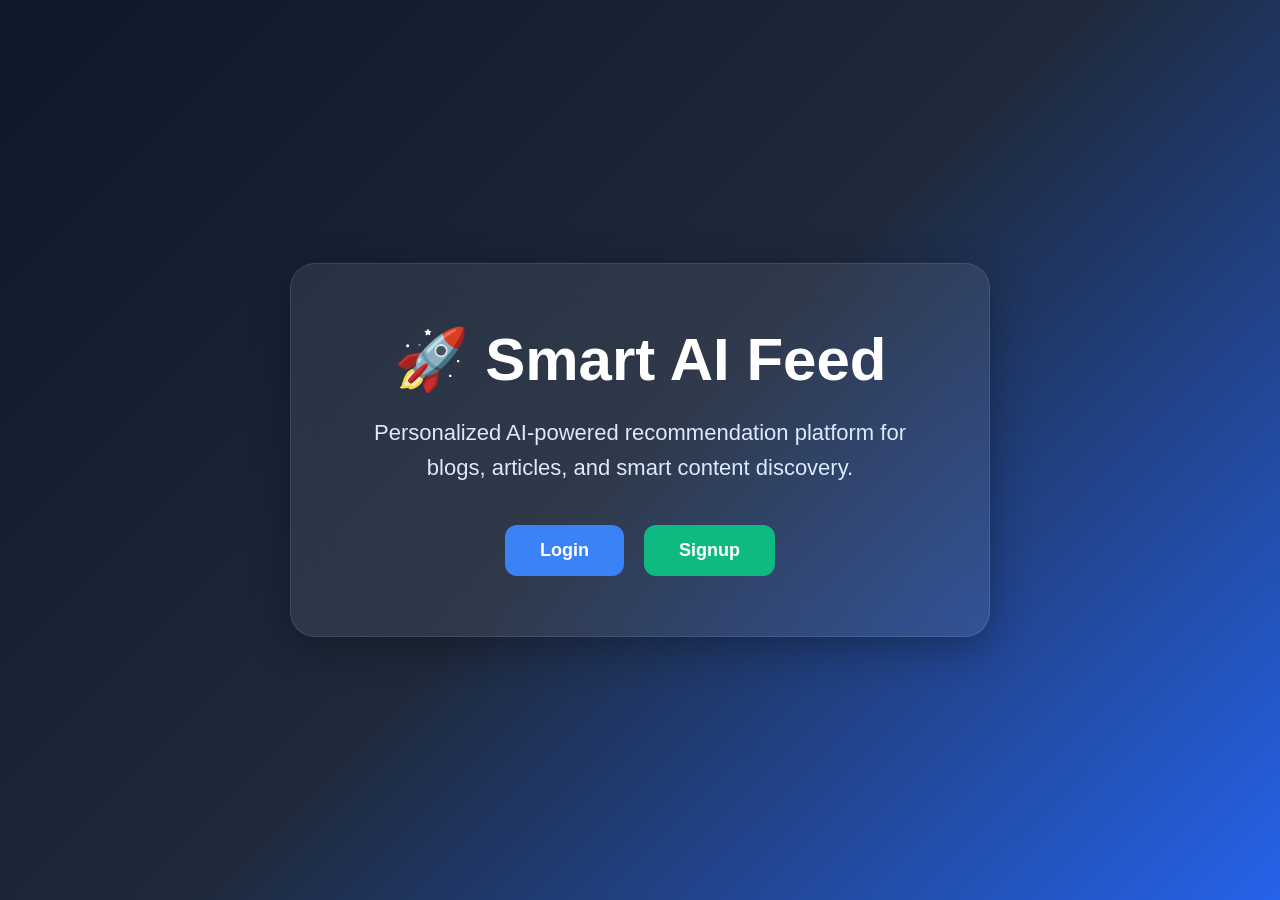
<file: index.html>
<!DOCTYPE html>
<html lang="en">

<head>
    <meta charset="UTF-8">

    <meta name="viewport"
          content="width=device-width, initial-scale=1.0">

    <title>Smart AI Feed</title>

    <style>

        *{
            margin:0;
            padding:0;
            box-sizing:border-box;
            font-family:Arial;
        }

        body{
            height:100vh;

            background:
            linear-gradient(
                135deg,
                #0f172a,
                #1e293b,
                #2563eb
            );

            display:flex;
            justify-content:center;
            align-items:center;

            color:white;
        }

        .container{

            text-align:center;

            width:90%;
            max-width:700px;

            padding:60px;

            border-radius:25px;

            background:rgba(255,255,255,0.08);

            backdrop-filter:blur(20px);

            border:1px solid rgba(255,255,255,0.1);

            box-shadow:
            0 10px 40px rgba(0,0,0,0.3);
        }

        h1{
            font-size:60px;
            margin-bottom:20px;
        }

        p{
            font-size:22px;
            line-height:1.6;
            color:#dbeafe;
            margin-bottom:40px;
        }

        .buttons{

            display:flex;
            justify-content:center;
            gap:20px;
            flex-wrap:wrap;
        }

        .btn{

            padding:15px 35px;

            border:none;

            border-radius:12px;

            font-size:18px;

            font-weight:bold;

            cursor:pointer;

            transition:0.3s;
        }

        .login-btn{
            background:#3b82f6;
            color:white;
        }

        .signup-btn{
            background:#10b981;
            color:white;
        }

        .btn:hover{
            transform:translateY(-4px);
            opacity:0.9;
        }

    </style>

</head>

<body>

<div class="container">

    <h1>🚀 Smart AI Feed</h1>

    <p>
        Personalized AI-powered recommendation
        platform for blogs, articles, and smart
        content discovery.
    </p>

    <div class="buttons">

        <button class="btn login-btn"
        onclick="window.location.href='login.html'">

            Login

        </button>

        <button class="btn signup-btn"
        onclick="window.location.href='signup.html'">

            Signup

        </button>

    </div>

</div>

</body>

</html>
</file>
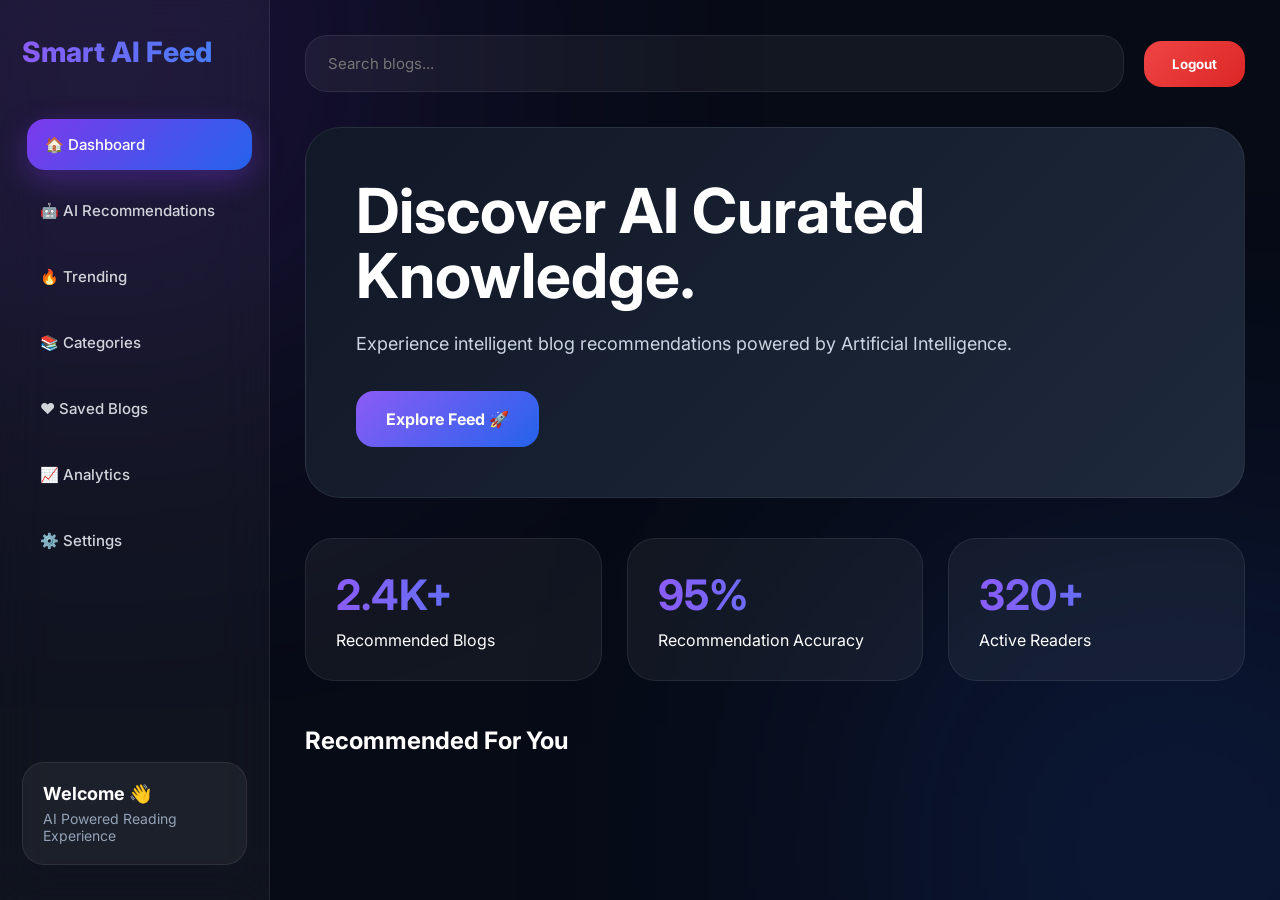
<file: feed.html>
<!DOCTYPE html>
<html lang="en">

<head>

    <meta charset="UTF-8">

    <meta name="viewport"
          content="width=device-width, initial-scale=1.0">

    <title>Smart AI Feed</title>

    <link rel="preconnect"
          href="https://fonts.googleapis.com">

    <link rel="preconnect"
          href="https://fonts.gstatic.com"
          crossorigin>

    <link href="https://fonts.googleapis.com/css2?family=Inter:wght@300;400;500;600;700;800&display=swap"
          rel="stylesheet">

    <style>

        *{
            margin:0;
            padding:0;
            box-sizing:border-box;
            font-family:'Inter',sans-serif;
        }

        body{
            background:#070b16;
            color:white;
            overflow-x:hidden;
        }

        body::before{
            content:"";
            position:fixed;
            width:500px;
            height:500px;
            background:#7c3aed;
            filter:blur(180px);
            top:-200px;
            left:-150px;
            opacity:0.25;
            z-index:-1;
        }

        body::after{
            content:"";
            position:fixed;
            width:500px;
            height:500px;
            background:#2563eb;
            filter:blur(180px);
            bottom:-200px;
            right:-150px;
            opacity:0.25;
            z-index:-1;
        }

        .layout{
            display:flex;
            min-height:100vh;
        }

        .sidebar{
            width:270px;
            background:rgba(255,255,255,0.04);
            backdrop-filter:blur(25px);
            border-right:1px solid rgba(255,255,255,0.08);
            padding:35px 22px;
            display:flex;
            flex-direction:column;
            justify-content:space-between;
            position:fixed;
            height:100vh;
        }

        .logo{
            font-size:28px;
            font-weight:800;
            background:linear-gradient(to right,#8b5cf6,#3b82f6);
            -webkit-background-clip:text;
            -webkit-text-fill-color:transparent;
            margin-bottom:50px;
        }

        .menu{
            display:flex;
            flex-direction:column;
            gap:15px;
        }

        .menu-item{
            padding:16px 18px;
            border-radius:18px;
            cursor:pointer;
            transition:0.35s;
            color:#d1d5db;
            font-size:15px;
            font-weight:500;
        }

        .menu-item:hover,
        .menu-item.active{
            background:linear-gradient(135deg,#7c3aed,#2563eb);
            transform:translateX(5px);
            color:white;
            box-shadow:0 10px 30px rgba(124,58,237,0.35);
        }

        .profile{
            background:rgba(255,255,255,0.05);
            border:1px solid rgba(255,255,255,0.08);
            padding:20px;
            border-radius:22px;
        }

        .profile h3{
            margin-bottom:6px;
            font-size:18px;
        }

        .profile p{
            color:#94a3b8;
            font-size:14px;
        }

        .main{
            margin-left:270px;
            width:calc(100% - 270px);
            padding:35px;
        }

        .topbar{
            display:flex;
            justify-content:space-between;
            align-items:center;
            margin-bottom:35px;
            gap:20px;
        }

        .search{
            flex:1;
        }

        .search input{
            width:100%;
            padding:18px 22px;
            border:none;
            outline:none;
            border-radius:22px;
            background:rgba(255,255,255,0.05);
            border:1px solid rgba(255,255,255,0.08);
            color:white;
            font-size:15px;
        }

        .logout-btn{
            padding:15px 28px;
            border:none;
            border-radius:18px;
            background:linear-gradient(135deg,#ef4444,#dc2626);
            color:white;
            font-weight:700;
            cursor:pointer;
        }

        .hero{
            background:linear-gradient(135deg,#111827,#1e293b);
            border-radius:35px;
            padding:50px;
            margin-bottom:40px;
            position:relative;
            overflow:hidden;
            border:1px solid rgba(255,255,255,0.08);
        }

        .hero h1{
            font-size:62px;
            line-height:1.05;
            margin-bottom:20px;
        }

        .hero p{
            font-size:18px;
            line-height:1.8;
            color:#cbd5e1;
            margin-bottom:30px;
        }

        .hero button{
            padding:18px 30px;
            border:none;
            border-radius:18px;
            background:linear-gradient(135deg,#8b5cf6,#2563eb);
            color:white;
            font-size:16px;
            font-weight:700;
            cursor:pointer;
        }

        .stats{
            display:grid;
            grid-template-columns:repeat(auto-fit,minmax(250px,1fr));
            gap:25px;
            margin-bottom:45px;
        }

        .stat-card{
            background:rgba(255,255,255,0.05);
            border:1px solid rgba(255,255,255,0.08);
            border-radius:28px;
            padding:30px;
        }

        .stat-card h2{
            font-size:42px;
            margin-bottom:10px;
            background:linear-gradient(to right,#8b5cf6,#3b82f6);
            -webkit-background-clip:text;
            -webkit-text-fill-color:transparent;
        }

        .blog-grid{
            display:grid;
            grid-template-columns:repeat(auto-fit,minmax(320px,1fr));
            gap:28px;
        }

        .blog-card{
            background:rgba(255,255,255,0.05);
            border-radius:30px;
            overflow:hidden;
            border:1px solid rgba(255,255,255,0.08);
            transition:0.4s;
        }

        .blog-card:hover{
            transform:translateY(-8px);
        }

        .blog-image{
            height:220px;
            background:linear-gradient(135deg,#8b5cf6,#2563eb);
            display:flex;
            align-items:center;
            justify-content:center;
            font-size:70px;
        }

        .blog-content{
            padding:28px;
        }

        .category{
            display:inline-block;
            background:rgba(139,92,246,0.18);
            color:#c4b5fd;
            padding:8px 16px;
            border-radius:30px;
            font-size:13px;
            margin-bottom:18px;
        }

        .blog-title{
            font-size:24px;
            margin-bottom:15px;
            font-weight:700;
        }

        .blog-text{
            color:#cbd5e1;
            line-height:1.8;
            margin-bottom:25px;
        }

        .actions{
            display:flex;
            gap:12px;
            flex-wrap:wrap;
        }

        .actions button{
            flex:1;
            min-width:120px;
            padding:14px;
            border:none;
            border-radius:16px;
            color:white;
            font-weight:600;
            cursor:pointer;
        }

        .like-btn{
            background:#16a34a;
        }

        .save-btn{
            background:#f59e0b;
        }

        .read-btn{
            background:#2563eb;
        }

        .recommend-btn{
            background:#9333ea;
        }

    </style>

</head>

<body>

<div class="layout">

    <div class="sidebar">

        <div>

            <div class="logo">
                Smart AI Feed
            </div>

            <div class="menu">

                <div class="menu-item active" onclick="loadRecommendedBlogs()">
                    🏠 Dashboard
                </div>

                <div class="menu-item" onclick="loadRecommendedBlogs()">
                    🤖 AI Recommendations
                </div>

                <div class="menu-item" onclick="loadTrendingBlogs()">
                    🔥 Trending
                </div>

                <div class="menu-item" onclick="loadCategories()">
                    📚 Categories
                </div>

                <div class="menu-item" onclick="loadSavedBlogs()">
                    ❤️ Saved Blogs
                </div>

                <div class="menu-item" onclick="showAnalytics()">
                    📈 Analytics
                </div>

                <div class="menu-item" onclick="showSettings()">
                    ⚙️ Settings
                </div>

            </div>

        </div>

        <div class="profile">

            <h3 id="usernameDisplay">
                Welcome 👋
            </h3>

            <p>
                AI Powered Reading Experience
            </p>

        </div>

    </div>

    <div class="main">

        <div class="topbar">

            <div class="search">

                <input
                    type="text"
                    id="search-input"
                    placeholder="Search blogs..."
                    onkeyup="if(event.key==='Enter') searchBlogs()"
                >

            </div>

            <button
                class="logout-btn"
                onclick="logoutUser()"
            >
                Logout
            </button>

        </div>

        <div class="hero">

            <h1>
                Discover AI Curated Knowledge.
            </h1>

            <p>
                Experience intelligent blog recommendations powered by Artificial Intelligence.
            </p>

            <button onclick="searchBlogs()">
                Explore Feed 🚀
            </button>

        </div>

        <div class="stats">

            <div class="stat-card">
                <h2>2.4K+</h2>
                <p>Recommended Blogs</p>
            </div>

            <div class="stat-card">
                <h2>95%</h2>
                <p>Recommendation Accuracy</p>
            </div>

            <div class="stat-card">
                <h2>320+</h2>
                <p>Active Readers</p>
            </div>

        </div>

        <h2 style="margin-bottom:30px;">
            Recommended For You
        </h2>

        <div id="blog-container" class="blog-grid"></div>

        <div id="recommendation-section"></div>

    </div>

</div>

<script src="feed.js"></script>

</body>
</html>
</file>
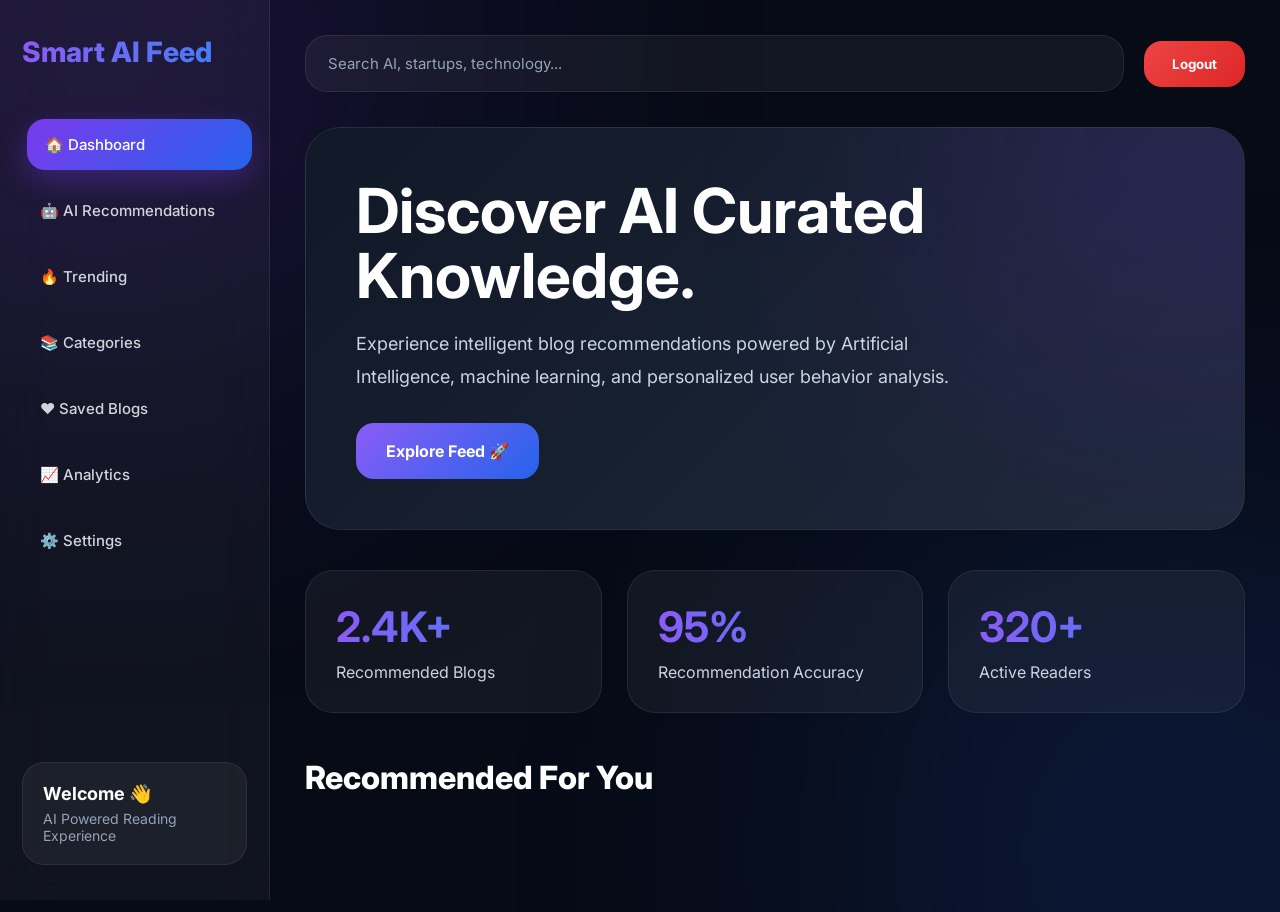
<file: home.html>
<!DOCTYPE html>
<html lang="en">

<head>

    <meta charset="UTF-8">

    <meta name="viewport"
          content="width=device-width, initial-scale=1.0">

    <title>Smart AI Feed</title>

    <link rel="preconnect"
          href="https://fonts.googleapis.com">

    <link rel="preconnect"
          href="https://fonts.gstatic.com"
          crossorigin>

    <link href="https://fonts.googleapis.com/css2?family=Inter:wght@300;400;500;600;700;800&display=swap"
          rel="stylesheet">

    <style>

        *{
            margin:0;
            padding:0;
            box-sizing:border-box;
            font-family:'Inter',sans-serif;
        }

        body{
            background:#070b16;
            color:white;
            overflow-x:hidden;
        }

        body::before{
            content:"";
            position:fixed;
            width:500px;
            height:500px;
            background:#7c3aed;
            filter:blur(180px);
            top:-200px;
            left:-150px;
            opacity:0.25;
            z-index:-1;
        }

        body::after{
            content:"";
            position:fixed;
            width:500px;
            height:500px;
            background:#2563eb;
            filter:blur(180px);
            bottom:-200px;
            right:-150px;
            opacity:0.25;
            z-index:-1;
        }

        .layout{
            display:flex;
            min-height:100vh;
        }

        /* SIDEBAR */

        .sidebar{
            width:270px;
            background:rgba(255,255,255,0.04);
            backdrop-filter:blur(25px);
            border-right:1px solid rgba(255,255,255,0.08);
            padding:35px 22px;
            display:flex;
            flex-direction:column;
            justify-content:space-between;
            position:fixed;
            height:100vh;
        }

        .logo{
            font-size:28px;
            font-weight:800;
            background:linear-gradient(to right,#8b5cf6,#3b82f6);
            -webkit-background-clip:text;
            -webkit-text-fill-color:transparent;
            margin-bottom:50px;
        }

        .menu{
            display:flex;
            flex-direction:column;
            gap:15px;
        }

        .menu-item{
            padding:16px 18px;
            border-radius:18px;
            cursor:pointer;
            transition:0.35s;
            color:#d1d5db;
            font-size:15px;
            font-weight:500;
        }

        .menu-item:hover,
        .menu-item.active{
            background:linear-gradient(135deg,#7c3aed,#2563eb);
            transform:translateX(5px);
            color:white;
            box-shadow:0 10px 30px rgba(124,58,237,0.35);
        }

        .profile{
            background:rgba(255,255,255,0.05);
            border:1px solid rgba(255,255,255,0.08);
            padding:20px;
            border-radius:22px;
        }

        .profile h3{
            margin-bottom:6px;
            font-size:18px;
        }

        .profile p{
            color:#94a3b8;
            font-size:14px;
        }

        /* MAIN */

        .main{
            margin-left:270px;
            width:calc(100% - 270px);
            padding:35px;
        }

        .topbar{
            display:flex;
            justify-content:space-between;
            align-items:center;
            margin-bottom:35px;
            gap:20px;
        }

        .search{
            flex:1;
            position:relative;
        }

        .search input{
            width:100%;
            padding:18px 22px;
            border:none;
            outline:none;
            border-radius:22px;
            background:rgba(255,255,255,0.05);
            border:1px solid rgba(255,255,255,0.08);
            color:white;
            font-size:15px;
        }

        .search input::placeholder{
            color:#94a3b8;
        }

        .logout-btn{
            padding:15px 28px;
            border:none;
            border-radius:18px;
            background:linear-gradient(135deg,#ef4444,#dc2626);
            color:white;
            font-weight:700;
            cursor:pointer;
            transition:0.3s;
        }

        .logout-btn:hover{
            transform:translateY(-3px);
        }

        /* HERO */

        .hero{
            background:linear-gradient(135deg,#111827,#1e293b);
            border-radius:35px;
            padding:50px;
            margin-bottom:40px;
            position:relative;
            overflow:hidden;
            border:1px solid rgba(255,255,255,0.08);
        }

        .hero::before{
            content:"";
            position:absolute;
            width:300px;
            height:300px;
            background:#7c3aed;
            filter:blur(140px);
            top:-120px;
            right:-80px;
            opacity:0.35;
        }

        .hero h1{
            font-size:62px;
            line-height:1.05;
            margin-bottom:20px;
            max-width:700px;
            position:relative;
            z-index:2;
        }

        .hero p{
            font-size:18px;
            line-height:1.8;
            color:#cbd5e1;
            max-width:650px;
            margin-bottom:30px;
            position:relative;
            z-index:2;
        }

        .hero button{
            padding:18px 30px;
            border:none;
            border-radius:18px;
            background:linear-gradient(135deg,#8b5cf6,#2563eb);
            color:white;
            font-size:16px;
            font-weight:700;
            cursor:pointer;
            transition:0.35s;
            position:relative;
            z-index:2;
        }

        .hero button:hover{
            transform:scale(1.05);
            box-shadow:0 15px 35px rgba(124,58,237,0.4);
        }

        /* STATS */

        .stats{
            display:grid;
            grid-template-columns:repeat(auto-fit,minmax(250px,1fr));
            gap:25px;
            margin-bottom:45px;
        }

        .stat-card{
            background:rgba(255,255,255,0.05);
            border:1px solid rgba(255,255,255,0.08);
            border-radius:28px;
            padding:30px;
            transition:0.35s;
        }

        .stat-card:hover{
            transform:translateY(-6px);
            background:rgba(255,255,255,0.08);
        }

        .stat-card h2{
            font-size:42px;
            margin-bottom:10px;
            background:linear-gradient(to right,#8b5cf6,#3b82f6);
            -webkit-background-clip:text;
            -webkit-text-fill-color:transparent;
        }

        .stat-card p{
            color:#cbd5e1;
        }

        /* BLOGS */

        .section-title{
            font-size:32px;
            margin-bottom:30px;
            font-weight:800;
        }

        .blog-grid{
            display:grid;
            grid-template-columns:repeat(auto-fit,minmax(320px,1fr));
            gap:28px;
        }

        .blog-card{
            background:rgba(255,255,255,0.05);
            border-radius:30px;
            overflow:hidden;
            border:1px solid rgba(255,255,255,0.08);
            transition:0.4s;
        }

        .blog-card:hover{
            transform:translateY(-8px);
            box-shadow:0 25px 50px rgba(0,0,0,0.35);
        }

        .blog-image{
            height:220px;
            background:linear-gradient(135deg,#8b5cf6,#2563eb);
            display:flex;
            align-items:center;
            justify-content:center;
            font-size:70px;
        }

        .blog-content{
            padding:28px;
        }

        .category{
            display:inline-block;
            background:rgba(139,92,246,0.18);
            color:#c4b5fd;
            padding:8px 16px;
            border-radius:30px;
            font-size:13px;
            margin-bottom:18px;
        }

        .blog-title{
            font-size:24px;
            margin-bottom:15px;
            font-weight:700;
        }

        .blog-text{
            color:#cbd5e1;
            line-height:1.8;
            margin-bottom:25px;
        }

        .actions{
            display:flex;
            gap:12px;
            flex-wrap:wrap;
        }

        .actions button{
            flex:1;
            min-width:120px;
            padding:14px;
            border:none;
            border-radius:16px;
            color:white;
            font-weight:600;
            cursor:pointer;
            transition:0.3s;
        }

        .actions button:hover{
            transform:translateY(-3px);
        }

        .like-btn{
            background:#16a34a;
        }

        .save-btn{
            background:#f59e0b;
        }

        .read-btn{
            background:#2563eb;
        }

        .recommend-btn{
            background:#9333ea;
        }

        #recommendation-section{
            margin-top:50px;
        }

    </style>

</head>

<body>

<div class="layout">

    <!-- SIDEBAR -->

    <div class="sidebar">

        <div>

            <div class="logo">
                Smart AI Feed
            </div>

            <!-- FIXED MENU -->

            <div class="menu">

                <div class="menu-item active"
                     onclick="loadRecommendedBlogs()">
                    🏠 Dashboard
                </div>

                <div class="menu-item"
                     onclick="loadRecommendedBlogs()">
                    🤖 AI Recommendations
                </div>

                <div class="menu-item"
                     onclick="loadTrendingBlogs()">
                    🔥 Trending
                </div>

                <div class="menu-item"
                     onclick="loadCategories()">
                    📚 Categories
                </div>

                <div class="menu-item"
                     onclick="loadSavedBlogs()">
                    ❤️ Saved Blogs
                </div>

                <div class="menu-item"
                     onclick="showAnalytics()">
                    📈 Analytics
                </div>

                <div class="menu-item"
                     onclick="showSettings()">
                    ⚙️ Settings
                </div>

            </div>

        </div>

        <div class="profile">

            <h3 id="usernameDisplay">
                Welcome 👋
            </h3>

            <p>
                AI Powered Reading Experience
            </p>

        </div>

    </div>

    <!-- MAIN -->

    <div class="main">

        <div class="topbar">

            <div class="search">

                <input
                    type="text"
                    id="search-input"
                    placeholder="Search AI, startups, technology..."
                >

            </div>

            <button
                class="logout-btn"
                onclick="logoutUser()"
            >
                Logout
            </button>

        </div>

        <!-- HERO -->

        <div class="hero">

            <h1>
                Discover AI Curated Knowledge.
            </h1>

            <p>
                Experience intelligent blog recommendations powered by Artificial Intelligence,
                machine learning, and personalized user behavior analysis.
            </p>

            <button onclick="searchBlogs()">
                Explore Feed 🚀
            </button>

        </div>

        <!-- STATS -->

        <div class="stats">

            <div class="stat-card">
                <h2>2.4K+</h2>
                <p>Recommended Blogs</p>
            </div>

            <div class="stat-card">
                <h2>95%</h2>
                <p>Recommendation Accuracy</p>
            </div>

            <div class="stat-card">
                <h2>320+</h2>
                <p>Active Readers</p>
            </div>

        </div>

        <!-- BLOGS -->

        <h2 class="section-title">
            Recommended For You
        </h2>

        <div
            id="blog-container"
            class="blog-grid"
        >
        </div>

        <!-- RECOMMENDATIONS -->

        <div id="recommendation-section"></div>

    </div>

</div>

<script>

    const username = localStorage.getItem("username");

    if(username){

        document.getElementById(
            "usernameDisplay"
        ).innerHTML = `Welcome, ${username} 👋`;
    }

</script>

<script src="feed.js"></script>

</body>

</html>
</file>
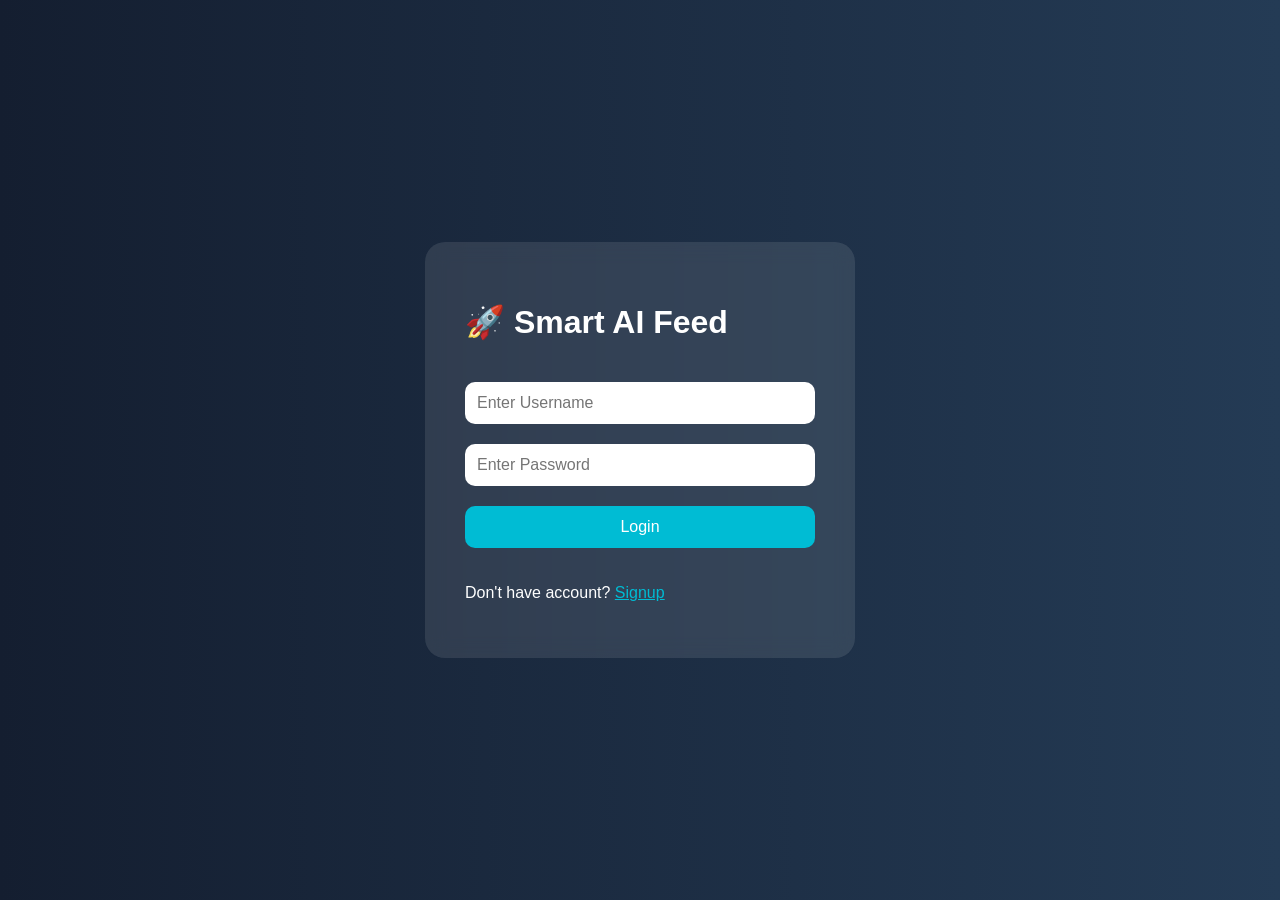
<file: login.html>
<!DOCTYPE html>
<html lang="en">

<head>
    <meta charset="UTF-8">
    <meta name="viewport"
          content="width=device-width, initial-scale=1.0">

    <title>Login</title>

    <link rel="stylesheet" href="auth.css">
</head>

<body>

<div class="auth-container">

    <h1>🚀 Smart AI Feed</h1>

    <input type="text"
           id="username"
           placeholder="Enter Username">

    <input type="password"
           id="password"
           placeholder="Enter Password">

    <button onclick="loginUser()">
        Login
    </button>

    <p>
        Don't have account?
        <a href="signup.html">
            Signup
        </a>
    </p>

</div>

<script src="auth.js"></script>

</body>

</html>
</file>
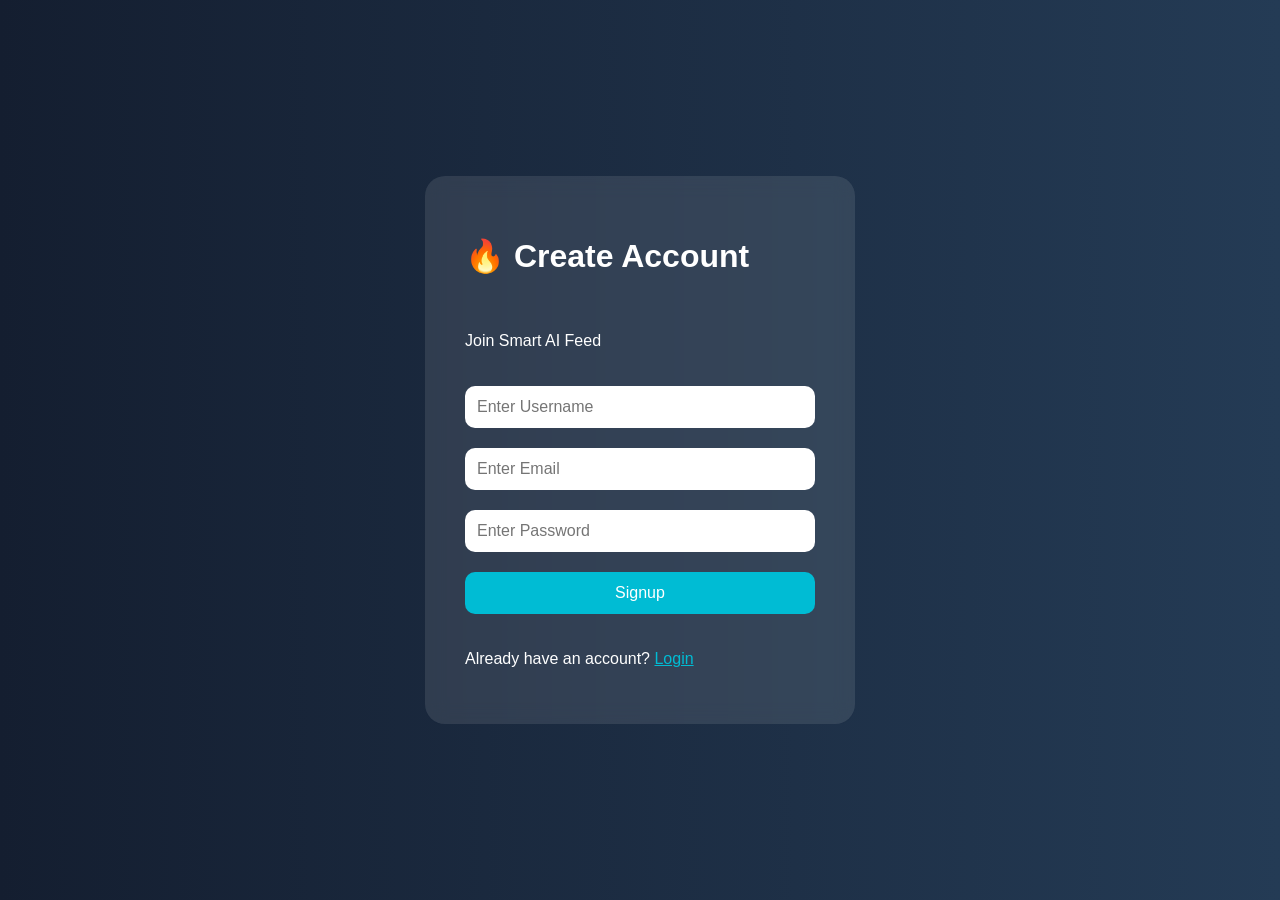
<file: signup.html>
<!DOCTYPE html>
<html lang="en">

<head>

    <meta charset="UTF-8">

    <meta name="viewport"
          content="width=device-width, initial-scale=1.0">

    <title>Signup - Smart AI Feed</title>

    <link rel="stylesheet" href="auth.css">

</head>

<body>

    <div class="auth-container">

        <h1>🔥 Create Account</h1>

        <p class="subtitle">
            Join Smart AI Feed
        </p>

        <!-- Username -->

        <input
            type="text"
            id="signup-username"
            placeholder="Enter Username"
        >

        <!-- Email -->

        <input
            type="email"
            id="signup-email"
            placeholder="Enter Email"
        >

        <!-- Password -->

        <input
            type="password"
            id="signup-password"
            placeholder="Enter Password"
        >

        <!-- Signup Button -->

        <button onclick="signupUser()">

            Signup

        </button>

        <!-- Login Redirect -->

        <p class="redirect-text">

            Already have an account?

            <a href="login.html">
                Login
            </a>

        </p>

    </div>

    <script src="auth.js"></script>

</body>

</html>
</file>
<file: auth.css>
body{

    margin:0;

    font-family:Arial;

    background:linear-gradient(
        to right,
        #141e30,
        #243b55
    );

    display:flex;

    justify-content:center;

    align-items:center;

    height:100vh;
}

.auth-container{

    background:rgba(255,255,255,0.1);

    padding:40px;

    border-radius:20px;

    backdrop-filter:blur(10px);

    width:350px;

    display:flex;

    flex-direction:column;

    gap:20px;

    color:white;
}

input{

    padding:12px;

    border:none;

    border-radius:10px;

    font-size:16px;
}

button{

    padding:12px;

    border:none;

    border-radius:10px;

    background:#00bcd4;

    color:white;

    font-size:16px;

    cursor:pointer;
}

a{
    color:#00bcd4;
}
</file>
